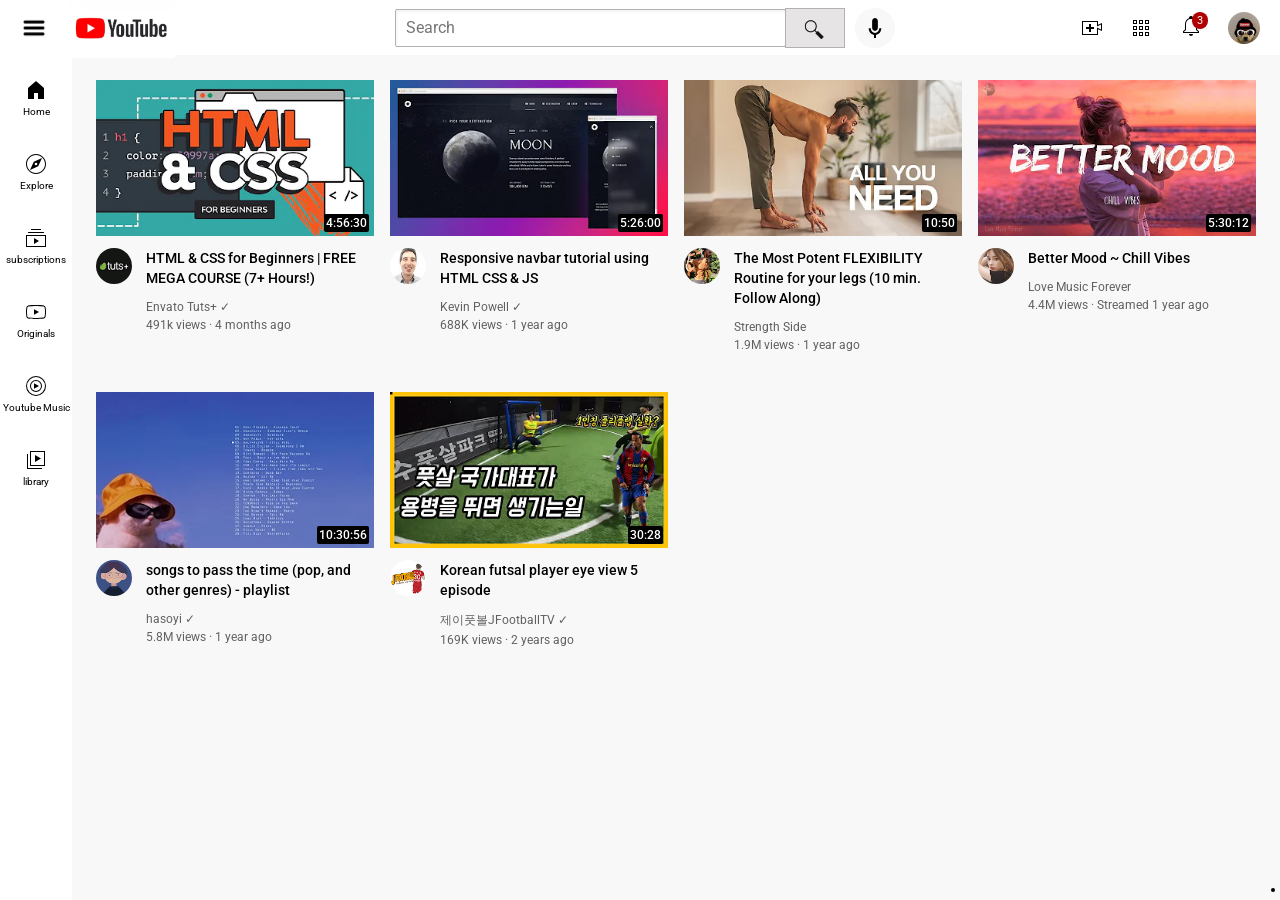
<file: index.html>
<!DOCTYPE html>
<html>
    <head>
        <title>Youtube.com Clone</title>
        <link rel="preconnect" href="https://fonts.googleapis.com"><link rel="preconnect" href="https://fonts.gstatic.com" crossorigin><link href="https://fonts.googleapis.com/css2?family=Caveat&family=Roboto:wght@400;500;700&display=swap"   
        rel="stylesheet">

        <link rel="stylesheet" href="styles/general.css">
        <link rel="stylesheet" href="styles/header.css">
        <link rel="stylesheet" href="styles/video.css">
        <link rel="stylesheet" href="styles/sidebar.css">
       
       
    </head>
<body>
        <div class="header"> 
            <div class="left-section">
                <img 
                class="hamburger-menu"
                src="icons/Hamburger_icon.svg.png">
                <img 
                class="youtube-logo"
                src="icons/youtube.webp">
            </div>
            <div class="middle-section">
            <input class="search-bar" type="text"
             placeholder="Search">
             <button 
             class="search-button">
                <img class="search-icon" src="icons/search.png">
                <div class="tooltip">Search</div>
             </button>
             <button 
             class="voice-search-button">
                <img 
                class="voice-search-icon"
                src="icons/mic.svg">
                <div class="tooltip">search with your voice</div>
             </button>
        </div>
         <div class="right-section">
            <div class="upload-icon-container">
           <img class="upload-icon"src="icons/upload.svg">
           <div class="tooltip">Create</div>
        </div>
           <img class= "youtube-apps-icon"src="icons/youtube-apps.svg">
           <div class="notifications-icon-container" src="icons/notifications.svg">
            <img class="notifications-icon"src="icons/notifications.svg">
            <div class="notifications-count">3
          </div>
           </div>
        
           <img class="current-user-picture"src="icons/dog-meme.jpg">
         </div>
        </div>
        
        <div class="sidebar">
            <div class="sidebar-link">
                <img src="icons/home.svg">
                <div>Home</div>
            </div>
            <div class="sidebar-link">
                <img src="icons/explore.svg">
                <div>Explore</div>
            </div>
            <div class="sidebar-link">
                <img src="icons/subscriptions.svg">
                <div>subscriptions</div>
            </div>
            <div class="sidebar-link">
                <img src="icons/originals.svg">
                <div>Originals</div>
            </div>
            <div class="sidebar-link">
                <img src="icons/youtube-music.svg">
                <div>Youtube Music</div>
            </div>
            <div class="sidebar-link">
                <img src="icons/library.svg">
                <div>library</div>
            </div>
        </div>

    <div class="video-grid">
        <div class="Video-preview">
            <div class="thumbnail-row">  
                <img class="thumbnail" 
                src="thumbnails/hq720.webp">
                <div class="video-time">4:56:30                  
                </div>
        </div>
        <div class="video-info-grid">
            <div class="channel-picture">
                <img class ="profile-picture"
                src="thumbnails/unnamed.jpg">
        </div>
        <div class="video-info"> 
            <P class="video-title">
            HTML & CSS for Beginners | FREE MEGA COURSE (7+ Hours!)
        </p>
        <p class="video-author">
            Envato Tuts+ &#10003;
        </p>
        <p class="video-view">
            491k views &#183; 4 months ago 
        </p>
        </div>
        </div>
        </div>

    
    <div class="Video-preview">
    <div class="thumbnail-row">  
       <img class="thumbnail" src=
       "thumbnails/moon.webp">
       <div class="video-time">5:26:00                  
    </div>
   </div>
   
   <div class="video-info-grid">
       <div class="channel-picture">
           <img class ="profile-picture "src=
           "thumbnails/unnamed1.jpg">
       </div>
       <div class="video-info"> 
           <P class="video-title">
               Responsive navbar tutorial using HTML CSS & JS
       </p>
       <p class="video-author">
           Kevin Powell &#10003;
       </p>
       <p class="video-view">
           688K views &#183; 1 year ago 
       </p>
   </div>
   </div>
    </div>      

          
            <div class="Video-preview">
                <div class="thumbnail-row">  
                <img class="thumbnail" 
                src="thumbnails/relax.webp">
                <div class="video-time">10:50                  
                </div>
            </div>
            <div class="video-info-grid">
                <div class="channel-picture">
                    <img class ="profile-picture"
                    src="thumbnails/unnamed6.jpg">
                </div>
                <div class="video-info"> 
                    <P class="video-title">
                        The Most Potent FLEXIBILITY Routine for your legs (10 min. Follow Along)                </p>
                <p class="video-author">
                    Strength Side
                </p>
                <p class="video-view">
                    1.9M views &#183; 1 year ago
                </p>
            </div>
            </div>
        </div>
    
         
        <div class="Video-preview">
             <div class="thumbnail-row">             
                <img class="thumbnail"
                src="thumbnails/mood.webp">
                <div class="video-time">5:30:12                   
                </div>               
            </div>
            
            <div class="video-info-grid">
                <div class="channel-picture">
                    <img class ="profile-picture"
                    src="thumbnails/unnamed3.jpg">
 
                    <div class="video-time">                
                </div>
                </div>
                <div class="video-info"> 
                    <P class="video-title">
                        Better Mood ~ Chill Vibes
                </p>
                <p class="video-author">
                    Love Music Forever 
                </p>
                <p class="video-view">
                    4.4M views &#183; Streamed 1 year ago
                </p>
            </div>
            </div>
        </div>
   
             
            <div class="Video-preview">
                <div class="thumbnail-row">  
                <img class="thumbnail" 
                src="thumbnails/pop.webp">
                <div class="video-time">10:30:56 
                    </div>
            </div>
            <div class="video-info-grid">
                <div class="channel-picture">
                    <img class ="profile-picture"
                    src="thumbnails/unnamed4.jpg">
                </div>
                <div class="video-info"> 
                    <P class="video-title">
                        songs to pass the time (pop,  and other genres) - playlist
                </p>
                <p class="video-author">
                    hasoyi &#10003;
                </p>
                <p class="video-view">
                    5.8M views &#183; 1 year ago 
                </p>
            </div>
            </div>
            </div>
      
            
            <div class="Video-preview">
            <div class="thumbnail-row">  
                <img class="thumbnail"
                src="thumbnails/football.webp">
                <div class="video-time">30:28
                    </div>
            </div>
    
            <div class="video-info-grid">
                <div class="channel-picture">
                    <img class ="profile-picture "
                    src="thumbnails/unnamed5.jpg">
                </div>
                <div class="video-info"> 
                    <P class="video-title">
                        Korean futsal player eye view 5 episode
                </p>
                <p class="video-author">
                    제이풋볼JFootballTV &#10003;
                </p>
                <p class="video-view">
                    169K views &#183; 2 years ago
                </p>
                </div>
                </div>
            </div>
    </div>
</body>
</html>
</file>
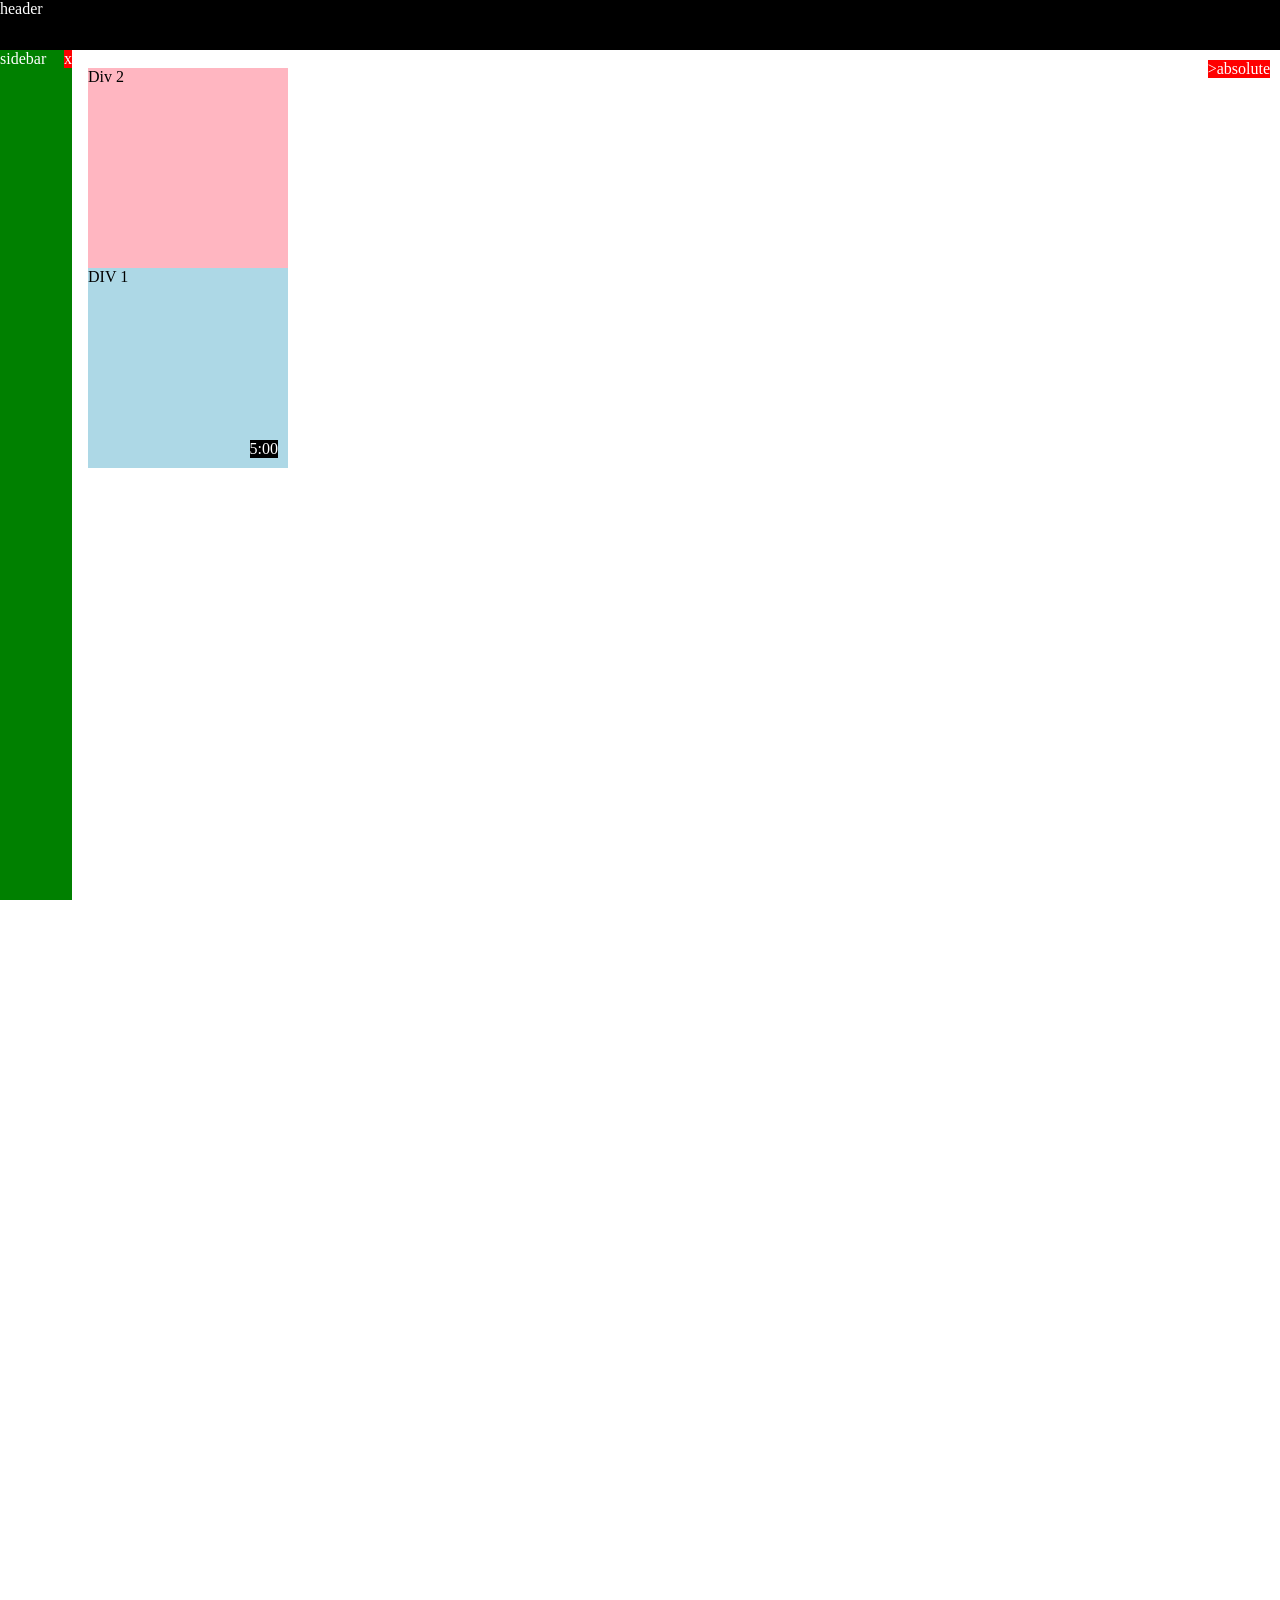
<file: thumbnails/position.html>
<!DOCTYPE html>
<html>
    <head></head>
    <title>Position Practice</title>
    <body style="
    height: 3000px;
    padding-top: 60px;
    padding-left: 80px;
    ">
        <div style="
        background-color:black;
        color: white;
        position: fixed;
        top: 0px;
        left: 0;
        right: 0;
        height: 50px;
        z-index: 100;
        ">header</div>
       
       <div style="
       background-color: green;
       color: white;
       position: fixed;
       left: 0;
       bottom: 0;
       top: 50px;
       width: 72px;
       ">   

<div style="
    position: absolute;
    background-color: red;
    color: white;
    top: 0;
    right: 0;
    z-index: 2;
    ">

x</div>

       sidebar</div>


<div style="
        position: absolute;
        background-color: red;
        color: white;
        top: 60px;
        right: 10px;
        z-index: 2;
        ">

>absolute</div>

       
        <div style=
        "background-color: lightpink;
        height: 200px;
        width: 200px;
        position: static;
        ">
        Div 2</div>
       
       
       <div style="
        background-color:lightblue;
        height: 200px;
        width: 200px;
        position: relative;
        
       
        ">
        DIV 1
        <div style="
        position: absolute;
        background-color: black;
        color: white;
        bottom: 10px;
        right: 10px;
        ">

5:00</div>
    </div>
       
    </body>
</html>
</file>
<file: styles/general.css>
p{
    margin-top: 0;
    margin-bottom: 0;

}

body {
    font-family: roboto,arial;
    margin: 0;
    padding-top: 80px;
    padding-left: 96px;
    padding-right: 24px;
    background-color: rgb(248, 248, 248);
}
</file>
<file: styles/header.css>
.header {
    height: 55px;

    display: flex;
    flex-direction: row;
    justify-content: space-between;
    
    position: fixed;
    top: 0;
    left: 0;
    right: 0;
    background-color: white;
    border-bottom-width: 1px;
    border-bottom-color: solid;
    border-bottom-color: rgb(228, 228, 228);
}



.left-section {
    display: flex;
    align-items: center;
}
.hamburger-menu {
    height: 24px;
    margin-left: 22px;
    margin-right: 22px;
    
}
.youtube-logo{
    height: 60px;
    
}


.middle-section {
    flex: 1;
    margin-left: 70px;
    margin-right: 35px;
    max-width: 500px;
    display: flex;
    align-items: center;
}

.search-bar {
    flex: 1;
    height: 34px;
    padding-left: 10px;
    font-size: 16px;
    border: 1px solid rgb(177, 177, 177);
    border-radius: 2px;
    box-shadow: inset 1px 2px 3px rgba(0, 0, 0, 0.05);
    width: 0;
}


.search-bar::placeholder{
    font-family: roboto,Arial;
    font-size: 16px;

}

.search-button {
    height: 40px;
    width: 60px;
    background-color: rgb(230, 228, 228);
    border-width: 1px;
    border-style: solid;
    border-color: rgb(177, 177, 177);
    margin-left: -1px;
    margin-right: 10px;
    position: relative;
}

    .search-button,
    .voice-search-button,
    .upload-icon-container {
        display: flex;
        justify-content: center;
        align-items: center;
        position: relative;
    
}
.search-button .tooltip,
.voice-search-button .tooltip,
.upload-icon-container .tooltip {
    font-family: Roboto,Arial;
    position:absolute;
    background-color: gray;
    color: white;
    padding-top: 4px;
    padding-bottom: 4px;
    padding-left: 8px;
    padding-right: 8px;
    border-radius: 2px;
    font-size: 12px;
    bottom: -30px;
    opacity: 0;
    transition: opacity 0.15s;
    pointer-events: none;
    white-space: nowrap;
}
.search-button:hover .tooltip,
.voice-search-button:hover .tooltip,
.upload-icon-container:hover .tooltip{
    
    opacity : 1;
    
}
.search-icon {
    height: 25px;
    margin-top: 4px;
}



.voice-search-button {
    height: 40px;
    width: 40px;
    border-radius: 20px;
    border: none;
    background-color: rgb(248,248,248);
}

.voice-search-icon {
    height: 20px;
    
}

.right-section {
    width: 180px;
    margin-right: 20px;
    display: flex;
    align-items: center;
    justify-content: space-between;
    flex-shrink: 0;
}

.upload-icon{
    height: 24px;
}

.youtube-apps-icon {
    height: 24px;
}

.notifications-icon {
    height: 24px;
}

.notifications-icon-container{
    position: relative;
}
.notifications-count {
    position: absolute;
    top: -2px;
    right: -5px;
    background-color: rgb(177, 2, 2);
    color: white;
    font-family: Roboto, Arial;
    font-size: 11px;
    padding-left: 5px;
    padding-right: 5px;
    padding-top: 2px;
    padding-bottom: 2px;
    border-radius: 10px;
}

.current-user-picture {
    height: 32px;
    border-radius: 16px;
}
</file>
<file: styles/video.css>
.thumbnail {
    width: 100%;
   
}
 
 .video-title {
    margin-top: 0;
    font-size: 14px;
    font-weight: 500;
    line-height: 20px;
    margin-bottom: 12px;
 }



 .video-info-grid{
    display: grid;
    grid-template-columns: 50px 1fr;


 }



 .profile-picture {
    width: 36px;
    border-radius: 50px;

 }


.thumbnail-row {
    margin-bottom: 8px;
    position: relative;
}

.video-author ,
.video-view {
    font-size: 12px;
    color:rgb(96, 96, 96)

}

.video-author {
    margin-bottom: 4px;
}

.video-grid {
    display: grid;
    grid-template-columns: 1fr 1fr 1fr;
    column-gap: 16px;
    row-gap: 40px;


}

@media (max-width: 750px) {
    .video-grid {
        grid-template-columns: 1fr 1fr;
    }
}
@media (min-width: 751px) and (max-width:999px) {
    .video-grid{
        grid-template-columns: 1fr 1fr 1fr 1fr;
        
    }
}
@media (min-width: 1000px) {
    .video-grid {
        grid-template-columns: 1fr 1fr 1fr 1fr;
    }
}




.video-time {
    font-size: 12px;
    font-weight: 500;
    padding: 2px 2px 2px 2px;
    border-radius: 2px;
    background-color: black;
    color: white;
    position: absolute;
    bottom: 8px;
    right: 5px;
}
</file>
<file: styles/sidebar.css>
.sidebar {
    position: fixed;
    left: 0;
    bottom: 0;
    top: 55px;
    background-color: white;
    width: 72px;
    z-index: 200;
    padding-top: 5px;
}

.sidebar-link {
    height: 74px;
    display: flex;
    justify-content: center;
    align-items: center;
    flex-direction: column;
    cursor: pointer;
    
}

.sidebar-link:hover {
    background-color: lightgray;
}

.sidebar-link img {
height: 24px;
margin-bottom: 4px;
}

.sidebar-link div {
    font-family: Roboto, Arial;
    font-size: 10px;
}
</file>
